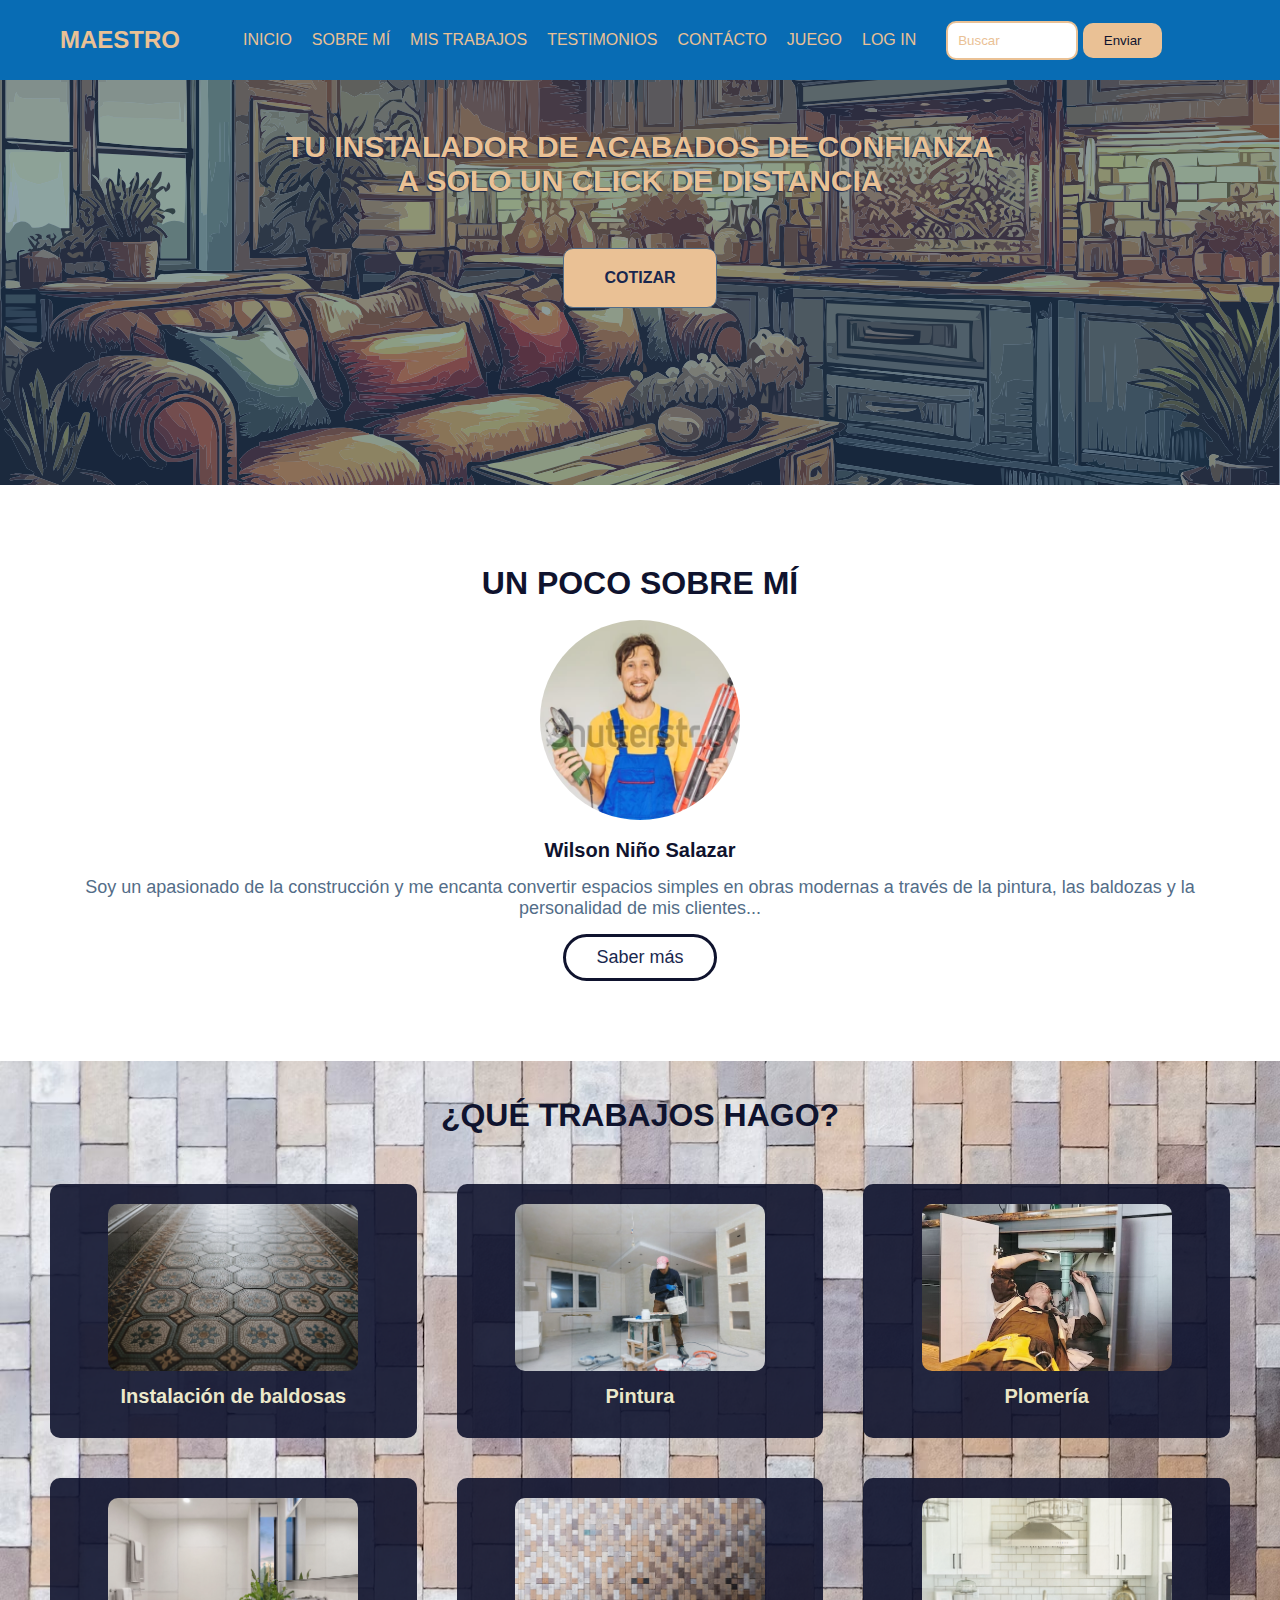
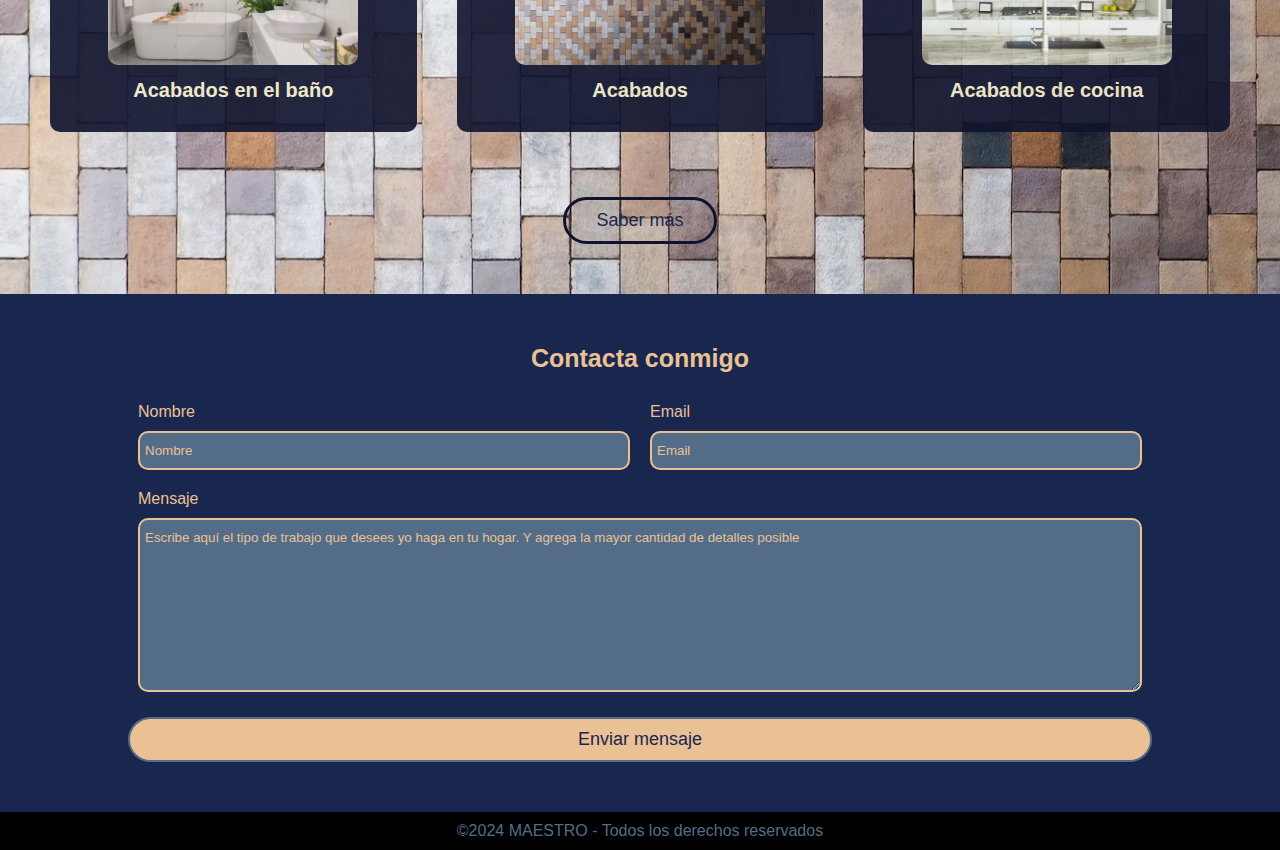
<file: index.html>
<!DOCTYPE html>
<html lang="en">
<head>
    <meta charset="UTF-8">
    <meta name="viewport" content="width=device-width, initial-scale=1.0">
    <title>Maestro</title>
    <link rel="stylesheet" href="style.css">
</head>
<body>
   
    <header>
        <h2 class="logo">MAESTRO</h2>
        <input type="checkbox" id="check">
        <label for="check" class="mostrar-menu">&#8801</label>
    
        <nav class="menu">
            <a href="./index.html">Inicio</a>
            <a href="./about.html">Sobre mí</a>
            <a href="./trabajos.html">Mis trabajos</a>
            <a href="./testimonios.html">Testimonios</a>
            <a href="./formulario.html">Contácto</a>
            <a href="./juego.html">Juego</a>
            <a href="./login.html">Log in</a>
            <form class="buscar" action="https://www.google.com/search" method="get">
                <!-- Input Busqueda-->
                <input class="caja" type="search" name="q" id="busqueda" placeholder="Buscar"><input class="lupa" type="submit" value="Enviar">
            </form>
            <label for="check" class="esconder-menu">
                &#215
            </label>
        </nav>
    </header>
    <section id="banner">
        <div class="contenido-banner">
            <h3><span>TU INSTALADOR DE ACABADOS</span> DE CONFIANZA <br> A SOLO UN CLICK DE DISTANCIA </h3>
            <a href="#" class="boton-empezar">COTIZAR</a>
        </div>
    </section>

    <section id="personas">
        <div>
            <h1>UN POCO SOBRE MÍ</h1>
            <br>
            <img class="instalador" src="./img/instalador2.png" alt="persona">
            <h4>Wilson Niño Salazar</h4>
            <p>Soy un apasionado de la construcción y me encanta convertir espacios simples en obras modernas a través de la pintura, las baldozas y la personalidad de mis clientes...</p>
            <a href="./about.html" class="boton-saber-mas">Saber más</a>
        </div>
    </section>

    <section id="iconos">
        <br>
        <br>
        <h1>¿QUÉ TRABAJOS HAGO?</h1>
        <div class="contenido-iconos">
            
            <div class="uno">
                <img src="./img/orden2.jpg" alt="baldosas">
                <h6>Instalación de baldosas</h6>
                
            </div>
            <div class="dos">
                <img src="./img/pintura.jpg" alt="sanitario">
                <h6>Pintura</h6>
                
            </div>
            <div class="tres">
                <img src="./img/plomeria.jpg" alt="baldosas">
                <h6>Plomería</h6>
                
            </div>
            <div class="cuatro">
                <img src="./img/baño.avif" alt="sanitario">
                <h6>Acabados en el baño</h6>
                
            </div>
            <div id="cinco">
                <img src="./img/orden.jpg" alt="">
                <h6>Acabados</h6>
                
            </div>
            <div id="seis">
                <img src="./img/cocina.jpg" alt="">
                <h6>Acabados de cocina</h6>
                
            </div>
        </div>
        <div class="boton-iconos">
            <a href="./trabajos.html" class="boton-saber-mas">Saber más</a>
        </div>
    </section>
    <section id="contacto">
        <h4>Contacta conmigo</h4>
        <form action="#">
            <div class="datos-form">
                <div class="nombre">
                    <label for="nombre">Nombre</label>
                    <input type="text" name="nombre" id="nombre" placeholder="Nombre">
                </div>
                <div class="email">
                    <label for="email">Email</label>
                    <input type="email" name="email" id="email" placeholder="Email">
                </div>
            </div>
            <div class="mensaje">
                <label for="mensaje">Mensaje</label>
                <textarea name="mensaje" id="mensaje" cols="30" rows="10" placeholder="Escribe aquí el tipo de trabajo que desees yo haga en tu hogar. Y agrega la mayor cantidad de detalles posible"></textarea>
            </div>
            <div class="boton-formulario">
                <a href="#" class="boton-saber-mas">Enviar mensaje</a>
            </div>
        </form>
    </section>

    <footer>
        <p>&copy2024 MAESTRO - Todos los derechos reservados</p>
    </footer>
</body>
</html>
</file>
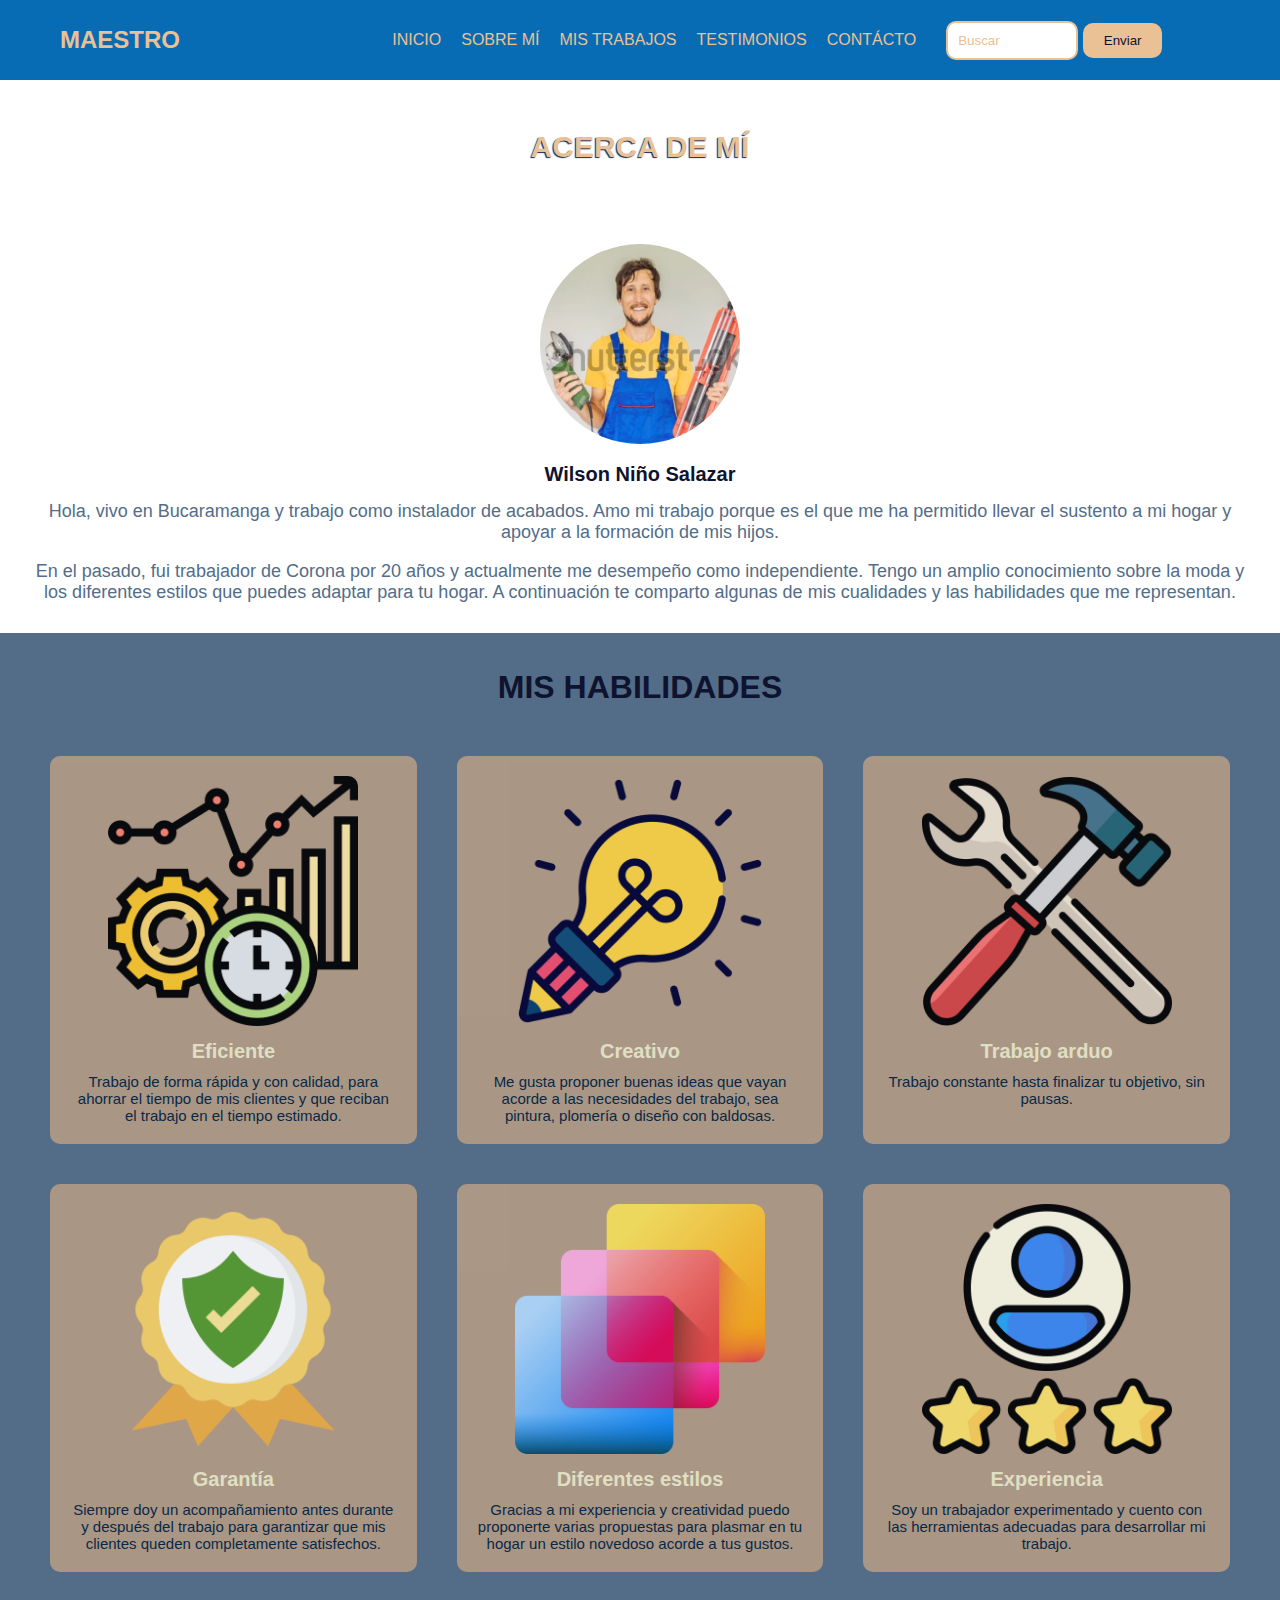
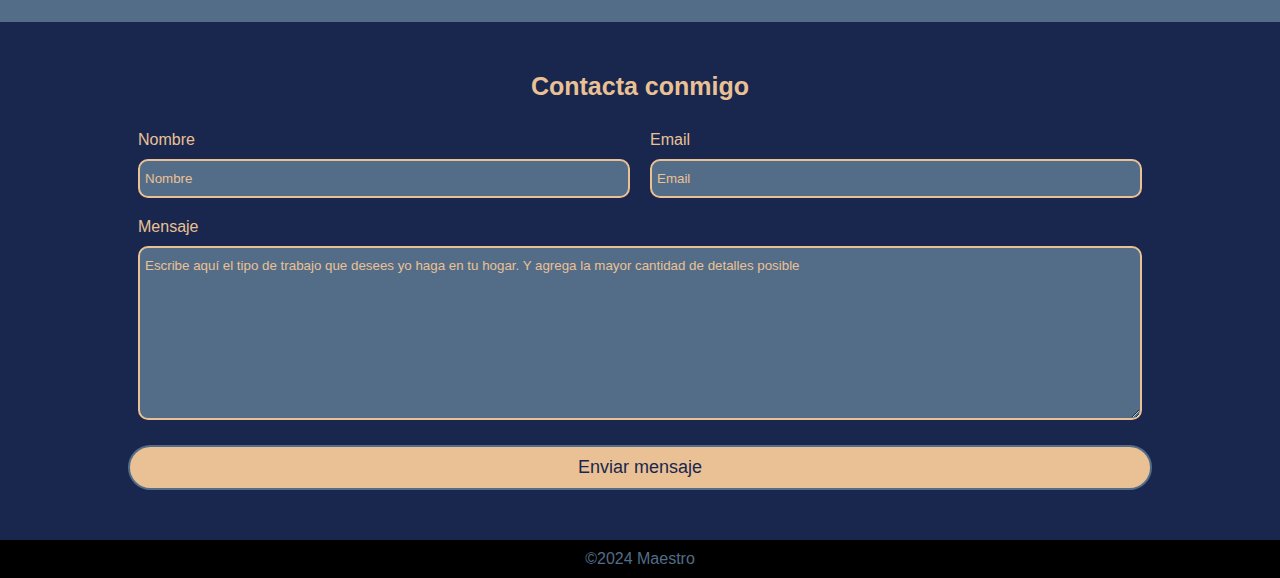
<file: about.html>
<!DOCTYPE html>
<html lang="en">
<head>
    <meta charset="UTF-8">
    <meta name="viewport" content="width=device-width, initial-scale=1.0">
    <title>Sobre mí</title>
    <link rel="stylesheet" href="style.css">
</head>
<body>

    <header>
        <h2 class="logo">MAESTRO</h2>
        <input type="checkbox" id="check">
        <label for="check" class="mostrar-menu">&#8801</label>
    
        <nav class="menu">
            <a href="./index.html">Inicio</a>
            <a href="./about.html">Sobre mí</a>
            <a href="./trabajos.html">Mis trabajos</a>
            <a href="./testimonios.html">Testimonios</a>
            <a href="./formulario.html">Contácto</a>
            <form class="buscar" action="https://www.google.com/search" method="get">
                <!-- Input Busqueda-->
                <input class="caja" type="search" name="q" id="busqueda" placeholder="Buscar"><input class="lupa" type="submit" value="Enviar">
            </form>
            <label for="check" class="esconder-menu">
                &#215
            </label>
        </nav>
    </header>
    <section >
        <div class="contenido-banner">
            <h3><span>ACERCA DE MÍ</span></h3>
        </div>
    </section>

    <section id="personas2">
        <div>
            <img class="instalador" src="./img/instalador2.png" alt="persona">
            <h4>Wilson Niño Salazar</h4>
            <p>Hola, vivo en Bucaramanga y trabajo como instalador de acabados. Amo mi trabajo porque es el que me ha permitido llevar el sustento a mi hogar y apoyar a la formación de mis hijos. </p>
            <br>
            <p>En el pasado, fui trabajador de Corona por 20 años y actualmente me desempeño como independiente. Tengo un amplio conocimiento sobre la moda y los diferentes estilos que puedes adaptar para tu hogar. A continuación te comparto algunas de mis cualidades y las habilidades que me representan.</p>
        </div>
    </section>

    <section id="iconos2">
        <br>
        <br>
        <h1>MIS HABILIDADES</h1>
        <div class="contenido-iconos">
            <div class="uno">
                <img src="./img/eficiente.png" alt="eficiente">
                <h6>Eficiente</h6>
                <p>Trabajo de forma rápida y con calidad, para ahorrar el tiempo de mis clientes y que reciban el trabajo en el tiempo estimado.</p>
            </div>
            <div class="dos">
                <img src="./img/creativo.png" alt="creativo">
                <h6>Creativo</h6>
                <p>Me gusta proponer buenas ideas que vayan acorde a las necesidades del trabajo, sea pintura, plomería o diseño con baldosas.</p>
            </div>
            <div class="tres">
                <img src="./img/trabajo.png" alt="baldosas">
                <h6>Trabajo arduo</h6>
                <p>Trabajo constante hasta finalizar tu objetivo, sin pausas.</p>
            </div>
            <div class="cuatro">
                <img src="./img/garantia.png" alt="sanitario">
                <h6>Garantía</h6>
                <p>Siempre doy un acompañamiento antes durante y después del trabajo para garantizar que mis clientes queden completamente satisfechos.</p>
            </div>
            <div id="cinco">
                <img src="./img/diseño.png" alt="diseño">
                <h6>Diferentes estilos</h6>
                <p>Gracias a mi experiencia y creatividad puedo proponerte varias propuestas para plasmar en tu hogar un estilo novedoso acorde a tus gustos.</p>
            </div>
            <div id="seis">
                <img src="./img/experiencia.png" alt="experiencia">
                <h6>Experiencia</h6>
                <p>Soy un trabajador experimentado y cuento con las herramientas adecuadas para desarrollar mi trabajo.</p>
            </div>
        </div>

    </section>
    <section id="contacto">
        <h4>Contacta conmigo</h4>
        <form action="#">
            <div class="datos-form">
                <div class="nombre">
                    <label for="nombre">Nombre</label>
                    <input type="text" name="nombre" id="nombre" placeholder="Nombre">
                </div>
                <div class="email">
                    <label for="email">Email</label>
                    <input type="email" name="email" id="email" placeholder="Email">
                </div>
            </div>
            <div class="mensaje">
                <label for="mensaje">Mensaje</label>
                <textarea name="mensaje" id="mensaje" cols="30" rows="10" placeholder="Escribe aquí el tipo de trabajo que desees yo haga en tu hogar. Y agrega la mayor cantidad de detalles posible"></textarea>
            </div>
            <div class="boton-formulario">
                <a href="#" class="boton-saber-mas">Enviar mensaje</a>
            </div>
        </form>
    </section>

    <footer>
        <p>&copy2024 Maestro</p>
    </footer>
</body>
</html>
</file>
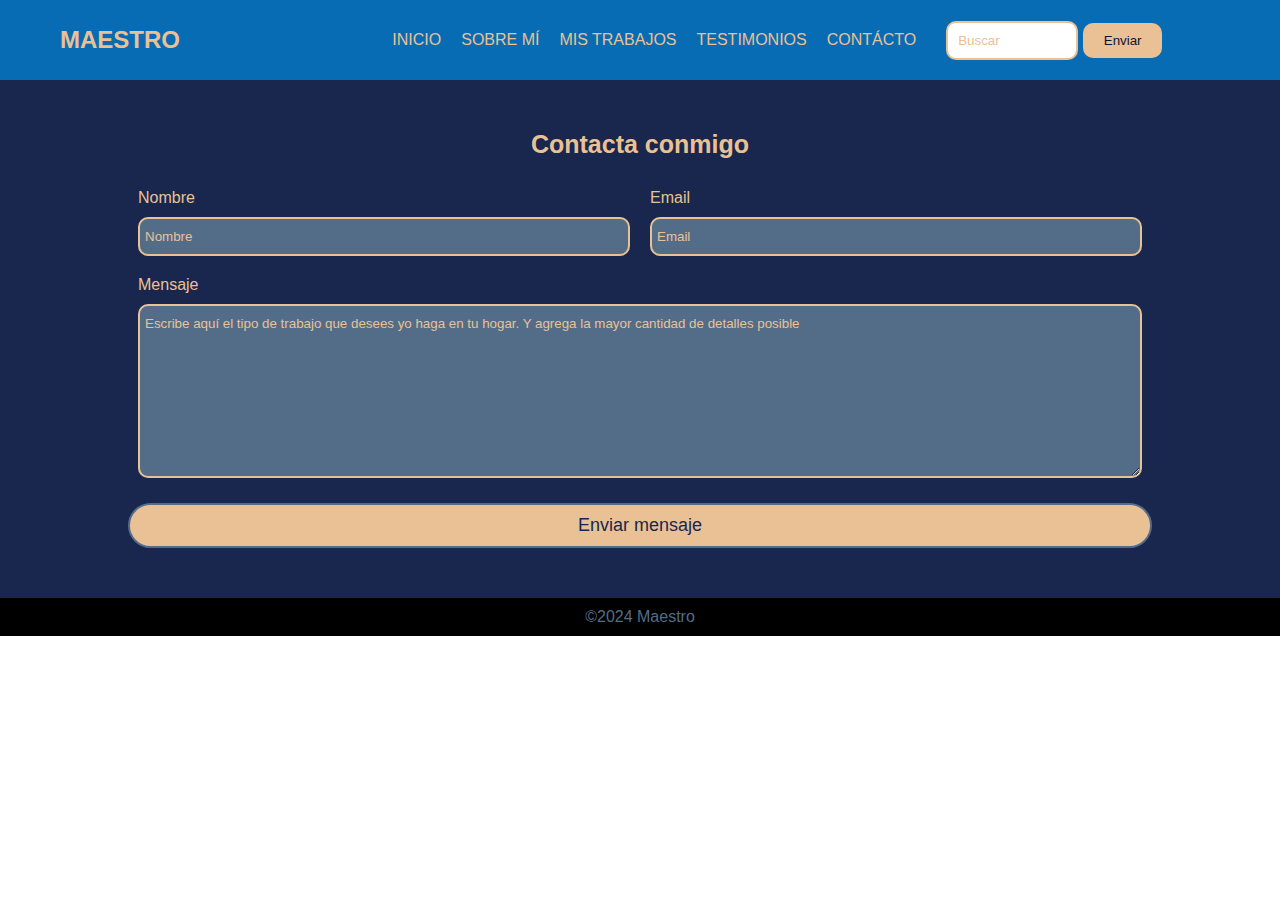
<file: formulario.html>
<!DOCTYPE html>
<html lang="en">
<head>
    <meta charset="UTF-8">
    <meta name="viewport" content="width=device-width, initial-scale=1.0">
    <title>Maestro</title>
    <link rel="stylesheet" href="style.css">
</head>
<body>
    
    <header>
        <h2 class="logo">MAESTRO</h2>
        <input type="checkbox" id="check">
        <label for="check" class="mostrar-menu">&#8801</label>
    
        <nav class="menu">
            <a href="./index.html">Inicio</a>
            <a href="./about.html">Sobre mí</a>
            <a href="./trabajos.html">Mis trabajos</a>
            <a href="./testimonios.html">Testimonios</a>
            <a href="./formulario.html">Contácto</a>
            <form class="buscar" action="https://www.google.com/search" method="get">
                <!-- Input Busqueda-->
                <input class="caja" type="search" name="q" id="busqueda" placeholder="Buscar"><input class="lupa" type="submit" value="Enviar">
            </form>
            <label for="check" class="esconder-menu">
                &#215
            </label>
        </nav>
    </header>
    
    <section id="contacto">
        <h4>Contacta conmigo</h4>
        <form action="#">
            <div class="datos-form">
                <div class="nombre">
                    <label for="nombre">Nombre</label>
                    <input type="text" name="nombre" id="nombre" placeholder="Nombre">
                </div>
                <div class="email">
                    <label for="email">Email</label>
                    <input type="email" name="email" id="email" placeholder="Email">
                </div>
            </div>
            <div class="mensaje">
                <label for="mensaje">Mensaje</label>
                <textarea name="mensaje" id="mensaje" cols="30" rows="10" placeholder="Escribe aquí el tipo de trabajo que desees yo haga en tu hogar. Y agrega la mayor cantidad de detalles posible"></textarea>
            </div>
            <div class="boton-formulario">
                <a href="#" class="boton-saber-mas">Enviar mensaje</a>
            </div>
        </form>
    </section>

    <footer>
        <p>&copy2024 Maestro</p>
    </footer>
</body>
</html>
</file>
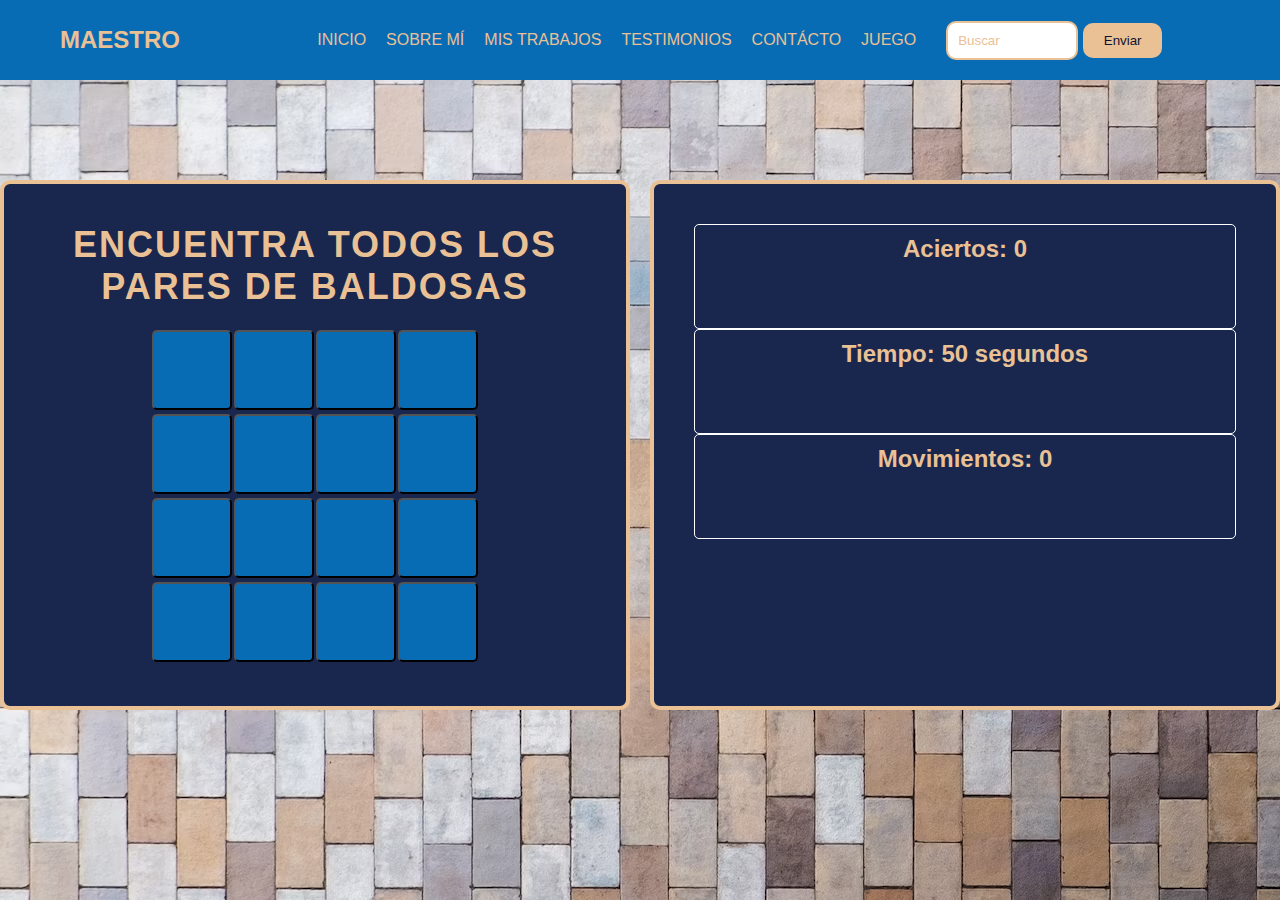
<file: juego.html>
<!DOCTYPE html>
<html lang="en">
<head>
    <meta charset="UTF-8">
    <meta name="viewport" content="width=device-width, initial-scale=1.0">
    <title>Juego baldosas</title>
    <link rel="stylesheet" href="style.css">
    <script src="./views/juego.js" type="module" defer></script>
    <style>
        /* VARIABLES DE COLORES  */
        :root {
            --primer-color:#eac195;
            --segundo-color:#b49b85;
            --tercer-color:#536d88;
            --cuarto-color:#19274e;
            --quinto-color:#0f132e;
            --main-color:#086cb4;
        }

        body {
            background-color: var(--segundo-color);
            background-image: url(./img/orden.avif);
            color: var(--primer-color);
            margin: 0;
            font-family: "PixelFont", sans-serif;
        }
        main {
            max-width: fit-content;
            margin: 100px auto 50px;
            display: grid;
            grid-template-columns: 1fr 1fr;
            gap: 20px;

        }

        .seccion1,
        .seccion2 {
            background-color: var(--cuarto-color);
            background-size: cover;
            border: 4px solid var(--primer-color);
            padding: 40px;
            border-radius: 10px;
            text-align: center;
        }

        h1 {
            font-size: 36px;
            text-transform: uppercase;
            letter-spacing: 2px;
            margin-bottom: 20px;
            color: var(--primer-color);
        }

        button {
            background: var(--main-color);
            height: 80px;
            width: 80px;
            border-radius: 5px;
            font-size: 40px;
            color:black;
            font-weight: bold;
        }

        button:hover {
            cursor: pointer;
            box-shadow: 0 0 10px rgba(30, 253, 249, .7);
            transform: scale(1.1);
        }

        .estadisticas {
            border: 1px solid #fff;
            height: 105px;
            border-radius: 5px;
            padding: 10px 30px;
            box-sizing: border-box; /* la info queda dentro de la caja */

        }

        img {
            width: 80%;
        }

        @media screen and (max-width: 850px) {
            main {
                grid-template-columns: 1fr;
            }

            table {
                margin: 0 auto;
            }
            button {
                width: 70px;
                height: 70px;
            }
            h1 {
                font-size: 15px;
            }
            .seccion1, .seccion2 {
                padding: 20px;
            }
        }
    </style>
</head>
<body>
    <header>
        <h2 class="logo">MAESTRO</h2>
        <input type="checkbox" id="check">
        <label for="check" class="mostrar-menu">&#8801</label>
    
        <nav class="menu">
            <a href="./index.html">Inicio</a>
            <a href="./about.html">Sobre mí</a>
            <a href="./trabajos.html">Mis trabajos</a>
            <a href="./testimonios.html">Testimonios</a>
            <a href="./formulario.html">Contácto</a>
            <a href="./juego.html">Juego</a>
            <form class="buscar" action="https://www.google.com/search" method="get">
                <!-- Input Busqueda-->
                <input class="caja" type="search" name="q" id="busqueda" placeholder="Buscar"><input class="lupa" type="submit" value="Enviar">
            </form>
            <label for="check" class="esconder-menu">
                &#215
            </label>
        </nav>
    </header>
    <main>
        <section class="seccion1">
            <h1>Encuentra todos los pares de baldosas</h1>
            <table id="juego">
                <tr>
                    <td><button id="0" onclick="destapar(0)"></button></td>
                    <td><button id="1" onclick="destapar(1)"></button></td>
                    <td><button id="2" onclick="destapar(2)"></button></td>
                    <td><button id="3" onclick="destapar(3)"></button></td>
                </tr>
                <tr>
                    <td><button id="4" onclick="destapar(4)"></button></td>
                    <td><button id="5" onclick="destapar(5)"></button></td>
                    <td><button id="6" onclick="destapar(6)"></button></td>
                    <td><button id="7" onclick="destapar(7)"></button></td>
                </tr>
                <tr>
                    <td><button id="8" onclick="destapar(8)"></button></td>
                    <td><button id="9" onclick="destapar(9)"></button></td>
                    <td><button id="10" onclick="destapar(10)"></button></td>
                    <td><button id="11" onclick="destapar(11)"></button></td>
                </tr>
                <tr>
                    <td><button id="12" onclick="destapar(12)"></button></td>
                    <td><button id="13" onclick="destapar(13)"></button></td>
                    <td><button id="14" onclick="destapar(14)"></button></td>
                    <td><button id="15" onclick="destapar(15)"></button></td>
                </tr>
            </table>
        </section>
        <section class="seccion2">
            <h2 id="aciertos" class="estadisticas">Aciertos: 0</h2>
            <h2 id="t-restante" class="estadisticas">Tiempo: 50 segundos</h2>
            <h2 id="movimientos" class="estadisticas">Movimientos: 0</h2>
        </section>
    </main>

    <script>
        let tarjetasDestapadas = 0;
        let tarjeta1 = null;
        let tarjeta2 = null;
        let primerResultado = null;
        let segundoResultado = null;
        let movimientos = 0;
        let aciertos = 0;
        let temporizador = false;
        let timer = 50;
        const timerInicial = 50;
        let tiempoRegresivoId = null;

        let winAudio = new Audio('./sounds/win.wav');
        let clickAudio = new Audio('./sounds/click.wav'); 
        let loseAudio = new Audio('./sounds/lose.wav');
        let rightAudio = new Audio('./sounds/right.wav');
        let wrongAudio = new Audio('./sounds/wrong.wav');

        let mostrarMovimientos = document.getElementById("movimientos");

        let mostrarAciertos = document.getElementById("aciertos");

        let mostrarTiempo = document.getElementById("t-restante");

        let numeros = [1,1,2,2,3,3,4,4,5,5,6,6,7,7,8,8];
        numeros = numeros.sort(() => {return Math.random() -0.5});

        function contarTiempo() {
            //
            tiempoRegresivoId = setInterval(() => {
                timer--;
                mostrarTiempo.innerHTML = `tiempo: ${timer} segundos`;
                if (timer == 0) {
                    clearInterval(tiempoRegresivoId);
                    bloquearTarjetas();
                    loseAudio.play();
                }
            },1000);
        }

        function bloquearTarjetas() {
            for (let i = 0; i <= 15; i++) {
                let tarjetaBloqueada = document.getElementById(i)
                tarjetaBloqueada.innerHTML = `<img src="./img/img/b${numeros[i]}.png" alt="img${numeros[i]}">`;
                tarjetaBloqueada.disabled = true;
            }
        }

        //función principal

        function destapar(id) {
            if(temporizador == false) {
                contarTiempo();
                temporizador = true;
            }
            tarjetasDestapadas++;
            if(tarjetasDestapadas == 1) {
                tarjeta1 = document.getElementById(id);
                primerResultado = numeros[id];
                tarjeta1.innerHTML = `<img src="./img/img/b${primerResultado}.png">`;
                clickAudio.play();
                tarjeta1.disabled = true;

            } else if (tarjetasDestapadas == 2) {
                tarjeta2 = document.getElementById(id);
                segundoResultado = numeros[id];
                tarjeta2.innerHTML = `<img src="./img/img/b${segundoResultado}.png">`;
                clickAudio.play()
                tarjeta2.disabled = true;
                movimientos++;
                mostrarMovimientos.innerHTML = `Movimientos: ${movimientos}`;
                if ( primerResultado == segundoResultado ) {
                    tarjetasDestapadas = 0;
                    rightAudio.play();
                    aciertos++;
                    mostrarAciertos.innerHTML = `Aciertos: ${aciertos}`;

                    if (aciertos == 8) {
                        clearInterval(tiempoRegresivoId);
                        mostrarAciertos.innerHTML = `Aciertos: ${aciertos}`;
                        mostrarMovimientos.innerHTML = `Movimientos: ${movimientos}`;
                        let tiempoTotal = timerInicial - timer
                        mostrarTiempo.innerHTML = `Fantástico te tomó: ${tiempoTotal} segundos`
                        winAudio.play();
                    }
                } else {
                    setTimeout(() => {
                        tarjeta1.innerHTML = '';
                        tarjeta2.innerHTML = '';
                        tarjeta1.disabled = false;
                        tarjeta2.disabled = false;
                        tarjetasDestapadas = 0;
                        wrongAudio.play();
                    }, 700);
                }
            }

        }

    </script>
</body>
</html>
</file>
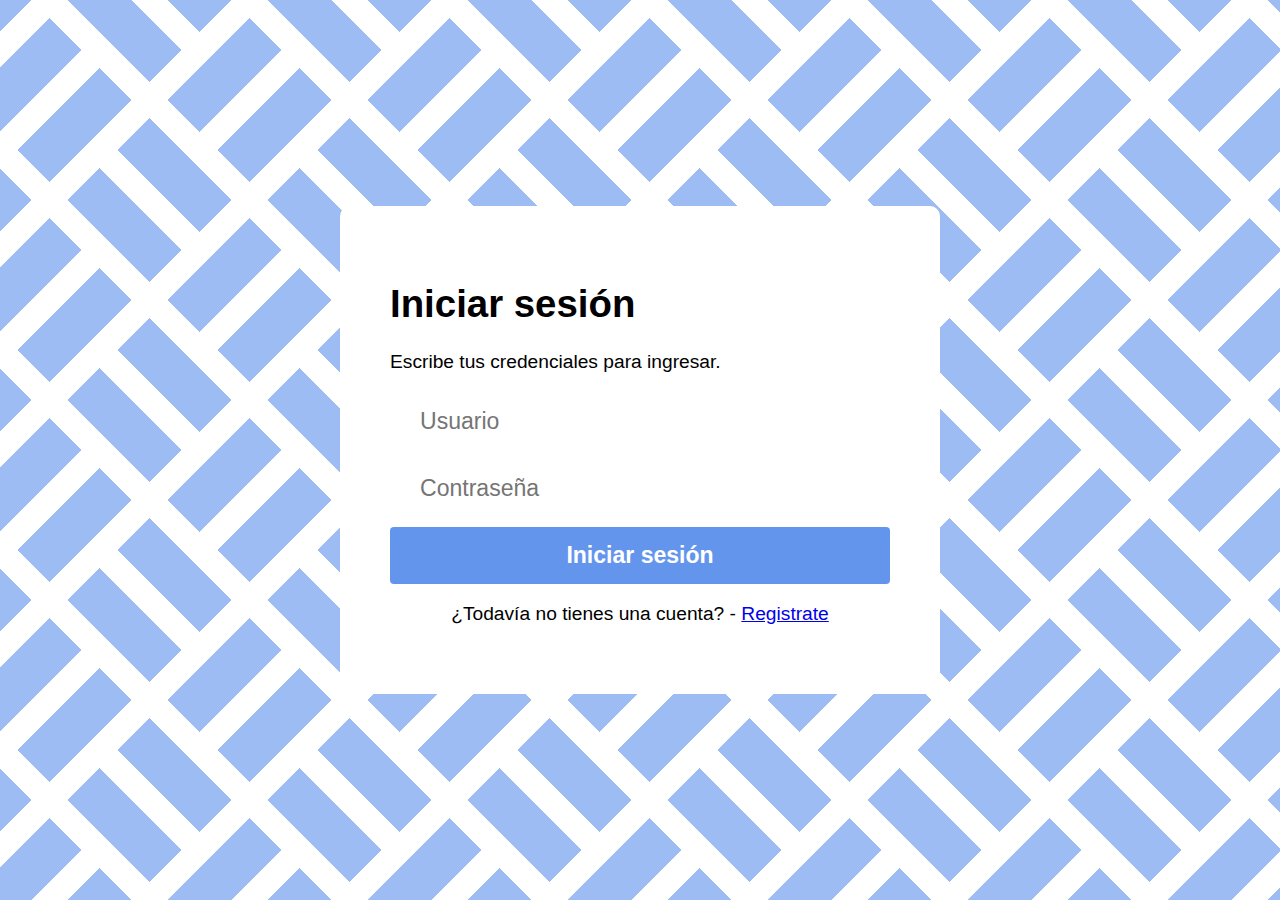
<file: login.html>
<!DOCTYPE html>
<html lang="en">
<head>
  <meta charset="UTF-8">
  <meta name="viewport" content="width=device-width, initial-scale=1.0">
  <title>Iniciar sesión</title>
  <link rel="stylesheet" href="style-login-register.css">
  <script src="./views/login.js" type="module" defer></script>
</head>
<body>
  <main>
    <div class="form-container">
      <h1>Iniciar sesión</h1>
      <p>Escribe tus credenciales para ingresar.</p>
      <form id="login-form">
        <label for="user" class="sr-only">User</label>
        <input type="text" name="user" id="user" placeholder="Usuario">
        <label for="password" class="sr-only">Password</label>
        <input type="password" name="password" id="password" placeholder="Contraseña">
        <button type="submit" value="Ingresar">Iniciar sesión</button>
        <p class="error escondido">Error al iniciar sesión</p>
      </form>
      <p>¿Todavía no tienes una cuenta? - <a href="./register.html">Registrate</a></p>
    </div>
  </main>
</body>
</html>
</file>
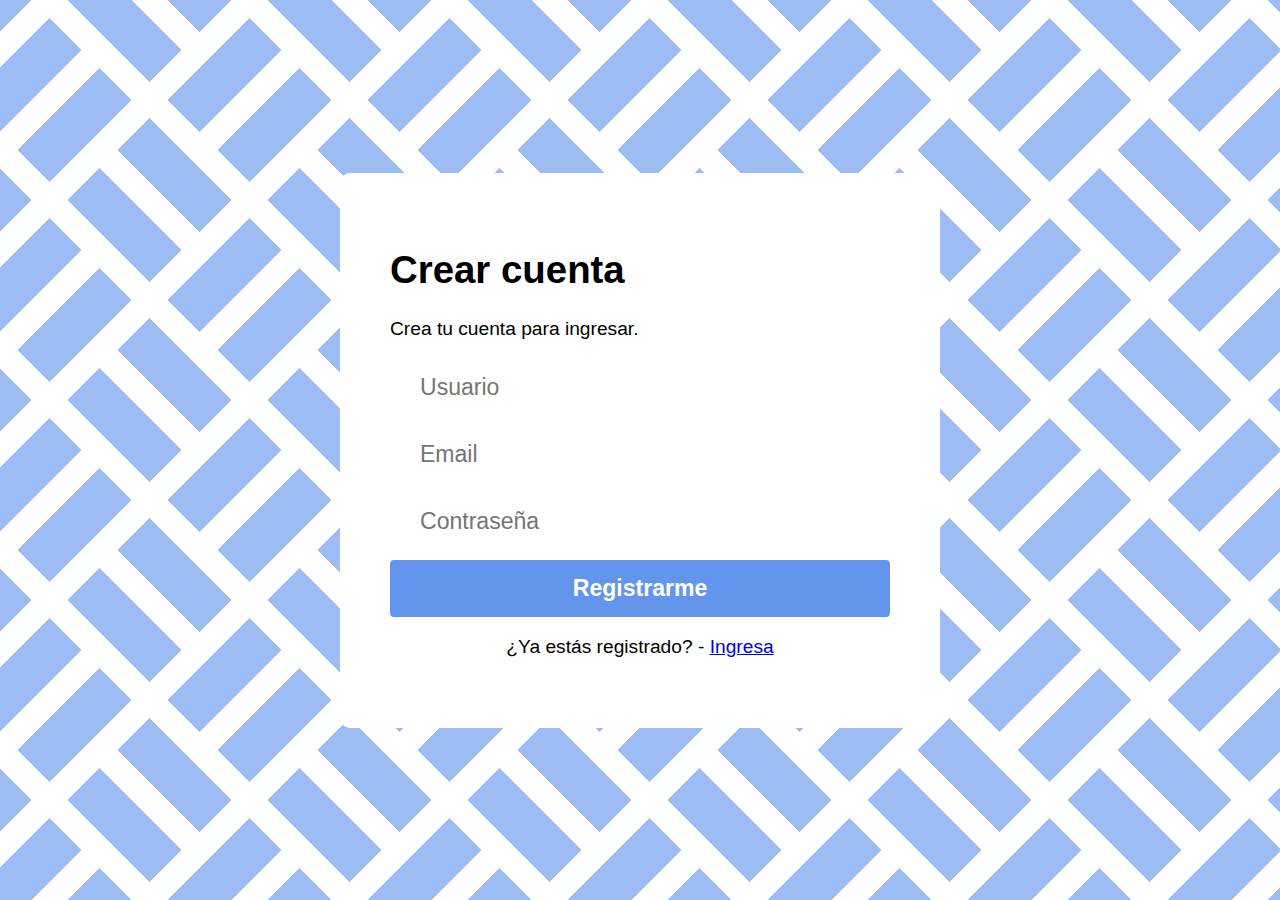
<file: register.html>
<!DOCTYPE html>
<html lang="en">
<head>
  <meta charset="UTF-8">
  <meta name="viewport" content="width=device-width, initial-scale=1.0">
  <title>Registro</title>
  <link rel="stylesheet" href="style-login-register.css">
  <script src="./views/login.js" type="module" defer></script>
</head>
<body>
  <main>
    <div class="form-container">
      <h1>Crear cuenta</h1>
      <p>Crea tu cuenta para ingresar.</p>
      <form id="register-form">
        <label for="user" class="sr-only">User</label>
        <input type="text" name="user" id="user" placeholder="Usuario">
        <label for="email" class="sr-only">Email</label>
        <input type="email" name="email" id="email" placeholder="Email">
        <label for="password" class="sr-only">Password</label>
        <input type="password" name="password" id="password" placeholder="Contraseña">
        <button type="submit" value="Registrar">Registrarme</button>
        <p class="error escondido">Error al registrarse</p>
      </form>
      <p>¿Ya estás registrado? - <a href="./login.html">Ingresa</a></p>
    </div>
  </main>
</body>
</html>
</file>
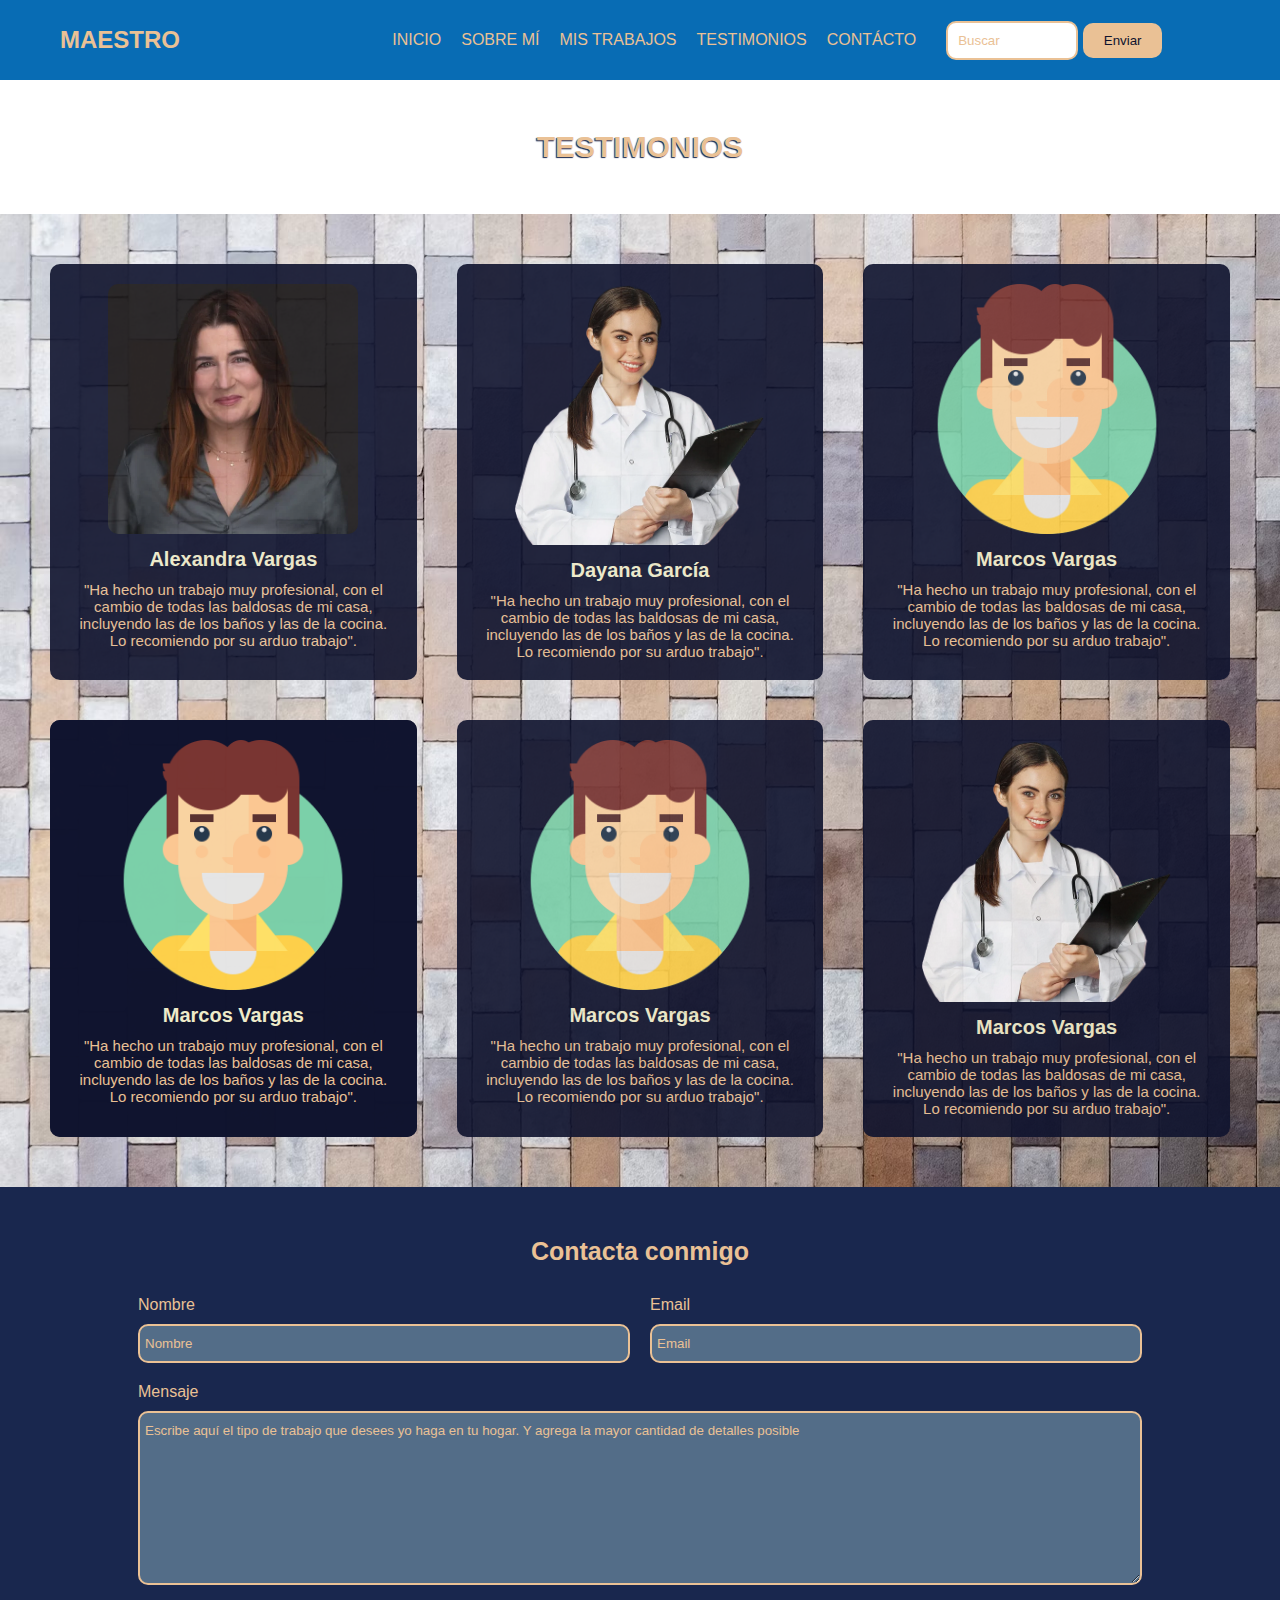
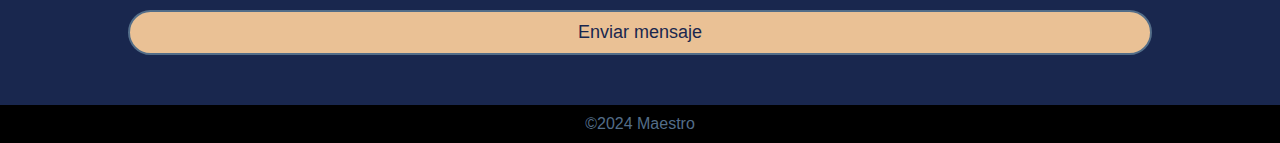
<file: testimonios.html>
<!DOCTYPE html>
<html lang="en">
<head>
    <meta charset="UTF-8">
    <meta name="viewport" content="width=device-width, initial-scale=1.0">
    <title>Maestro</title>
    <link rel="stylesheet" href="style.css">
</head>
<body>
    
    <header>
        <h2 class="logo">MAESTRO</h2>
        <input type="checkbox" id="check">
        <label for="check" class="mostrar-menu">&#8801</label>
    
        <nav class="menu">
            <a href="./index.html">Inicio</a>
            <a href="./about.html">Sobre mí</a>
            <a href="./trabajos.html">Mis trabajos</a>
            <a href="./testimonios.html">Testimonios</a>
            <a href="./formulario.html">Contácto</a>
            <form class="buscar" action="https://www.google.com/search" method="get">
                <!-- Input Busqueda-->
                <input class="caja" type="search" name="q" id="busqueda" placeholder="Buscar"><input class="lupa" type="submit" value="Enviar">
            </form>
            <label for="check" class="esconder-menu">
                &#215
            </label>
        </nav>
    </header>
    <section >
        <div class="contenido-banner">
            <h3><span>TESTIMONIOS</span></h3>
        </div>
    </section>

    <section id="iconos">
        <div class="contenido-iconos">
            <div class="uno">
                <img src="./img/alexandra.webp" alt="baldosas">
                <h6>Alexandra Vargas</h6>
                <p>"Ha hecho un trabajo muy profesional, con el cambio de todas las baldosas de mi casa, incluyendo las de los baños y las de la cocina. Lo recomiendo por su arduo trabajo".</p>
            </div>
            <div class="dos">
                <img src="./img/mujer.webp" alt="baldosas">
                <h6>Dayana García</h6>
                <p>"Ha hecho un trabajo muy profesional, con el cambio de todas las baldosas de mi casa, incluyendo las de los baños y las de la cocina. Lo recomiendo por su arduo trabajo".</p>
            </div>
            <div class="tres">
                <img src="./img/persona.png" alt="baldosas">
                <h6>Marcos Vargas</h6>
                <p>"Ha hecho un trabajo muy profesional, con el cambio de todas las baldosas de mi casa, incluyendo las de los baños y las de la cocina. Lo recomiendo por su arduo trabajo".</p>
            </div>
            <div class="cuatro">
                <img src="./img/persona.png" alt="baldosas">
                <h6>Marcos Vargas</h6>
                <p>"Ha hecho un trabajo muy profesional, con el cambio de todas las baldosas de mi casa, incluyendo las de los baños y las de la cocina. Lo recomiendo por su arduo trabajo".</p>
            </div>
            <div class="cinco">
                <img src="./img/persona.png" alt="baldosas">
                <h6>Marcos Vargas</h6>
                <p>"Ha hecho un trabajo muy profesional, con el cambio de todas las baldosas de mi casa, incluyendo las de los baños y las de la cocina. Lo recomiendo por su arduo trabajo".</p>
            </div>
            <div class="seis">
                <img src="./img/mujer.webp" alt="baldosas">
                <h6>Marcos Vargas</h6>
                <p>"Ha hecho un trabajo muy profesional, con el cambio de todas las baldosas de mi casa, incluyendo las de los baños y las de la cocina. Lo recomiendo por su arduo trabajo".</p>
            </div>
            <div class="cuatro">
                <img src="./img/persona.png" alt="baldosas">
                <h6>Marcos Vargas</h6>
                <p>"Ha hecho un trabajo muy profesional, con el cambio de todas las baldosas de mi casa, incluyendo las de los baños y las de la cocina. Lo recomiendo por su arduo trabajo".</p>
            </div>
        </div>
        
    </section>
    <section id="contacto">
        <h4>Contacta conmigo</h4>
        <form action="#">
            <div class="datos-form">
                <div class="nombre">
                    <label for="nombre">Nombre</label>
                    <input type="text" name="nombre" id="nombre" placeholder="Nombre">
                </div>
                <div class="email">
                    <label for="email">Email</label>
                    <input type="email" name="email" id="email" placeholder="Email">
                </div>
            </div>
            <div class="mensaje">
                <label for="mensaje">Mensaje</label>
                <textarea name="mensaje" id="mensaje" cols="30" rows="10" placeholder="Escribe aquí el tipo de trabajo que desees yo haga en tu hogar. Y agrega la mayor cantidad de detalles posible"></textarea>
            </div>
            <div class="boton-formulario">
                <a href="#" class="boton-saber-mas">Enviar mensaje</a>
            </div>
        </form>
    </section>

    <footer>
        <p>&copy2024 Maestro</p>
    </footer>
</body>
</html>
</file>
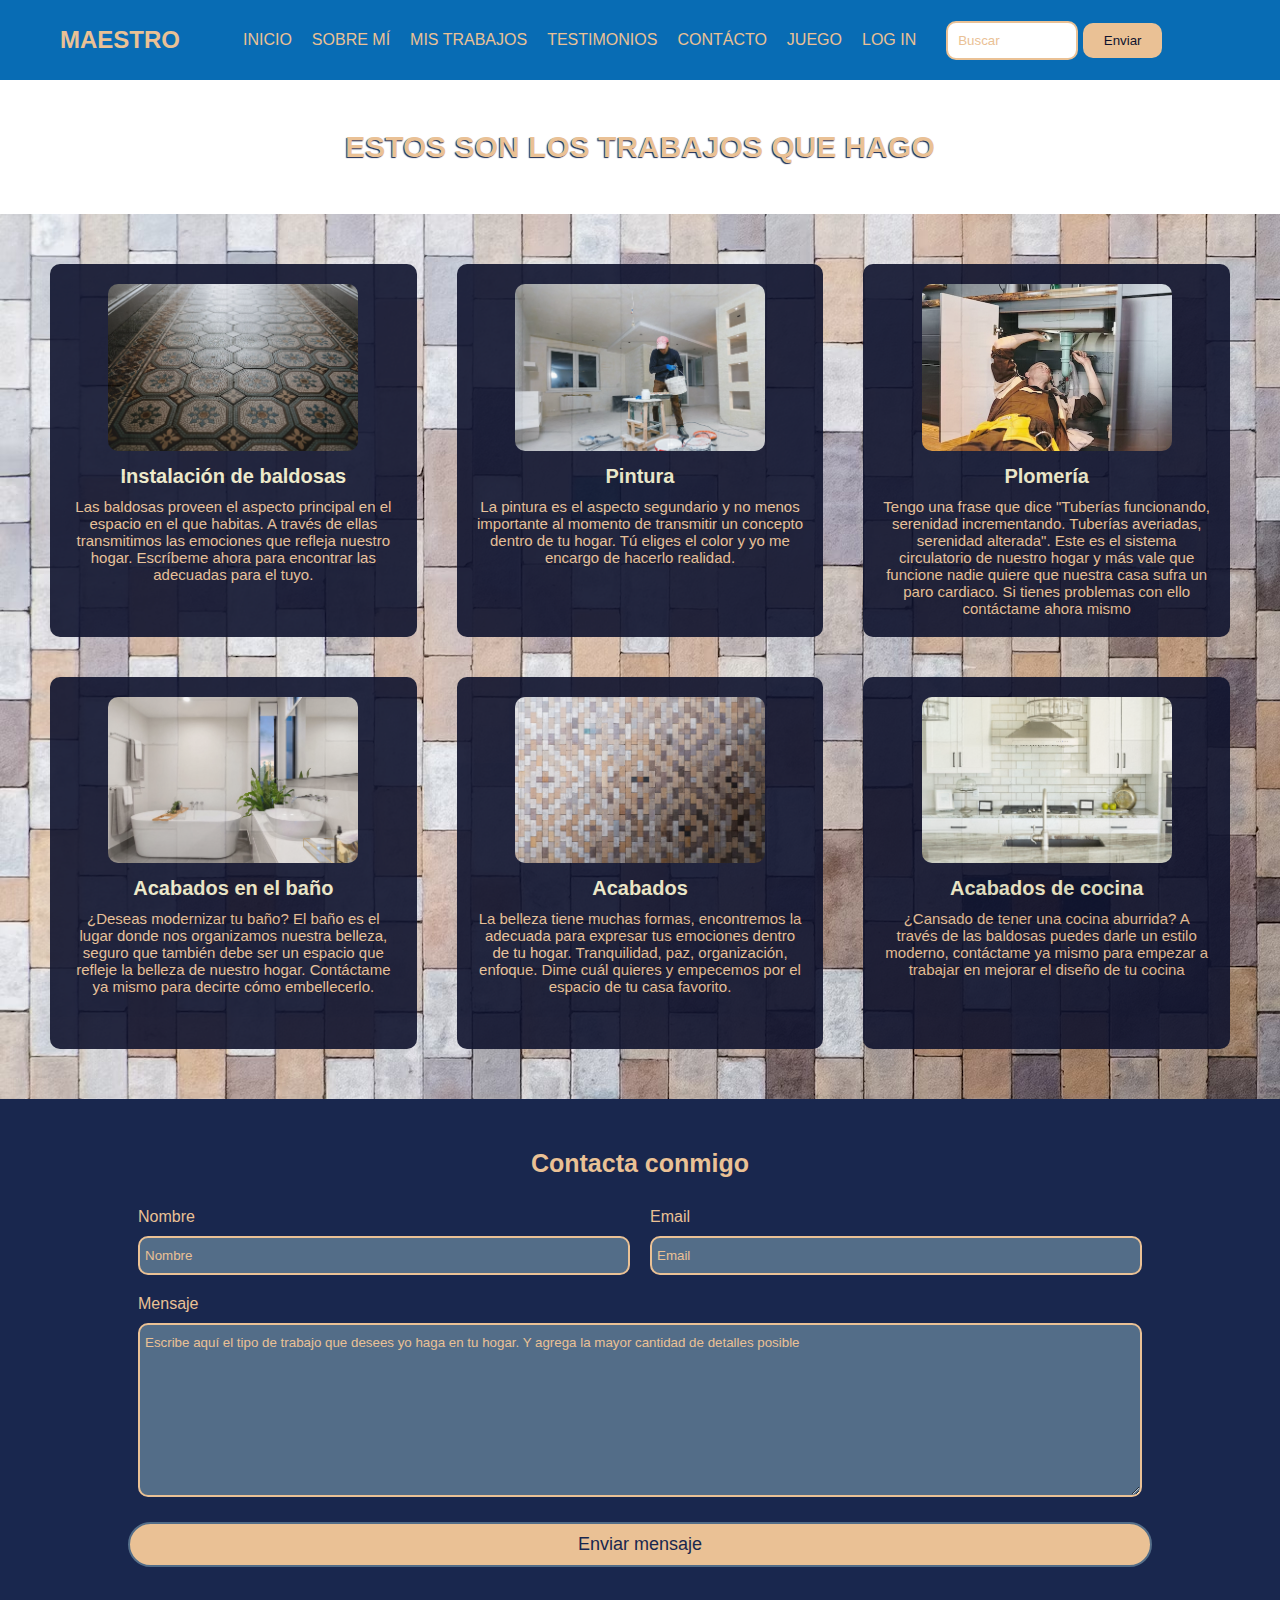
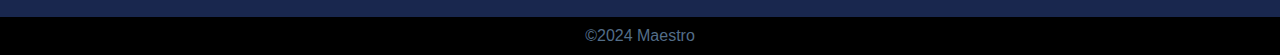
<file: trabajos.html>
<!DOCTYPE html>
<html lang="en">
<head>
    <meta charset="UTF-8">
    <meta name="viewport" content="width=device-width, initial-scale=1.0">
    <title>Maestro</title>
    <link rel="stylesheet" href="style.css">
</head>
<body>
    
    <header>
        <h2 class="logo">MAESTRO</h2>
        <input type="checkbox" id="check">
        <label for="check" class="mostrar-menu">&#8801</label>
    
        <nav class="menu">
            <a href="./index.html">Inicio</a>
            <a href="./about.html">Sobre mí</a>
            <a href="./trabajos.html">Mis trabajos</a>
            <a href="./testimonios.html">Testimonios</a>
            <a href="./formulario.html">Contácto</a>
            <a href="./juego.html">Juego</a>
            <a href="./login.html">Log in</a>
            <form class="buscar" action="https://www.google.com/search" method="get">
                <!-- Input Busqueda-->
                <input class="caja" type="search" name="q" id="busqueda" placeholder="Buscar"><input class="lupa" type="submit" value="Enviar">
            </form>
            <label for="check" class="esconder-menu">
                &#215
            </label>
        </nav>
    </header>
    <section >
        <div class="contenido-banner">
            <h3><span>ESTOS SON LOS TRABAJOS QUE HAGO</span></h3>
        </div>
    </section>

    <section id="iconos">
        <div class="contenido-iconos">
            <div class="uno">
                <img src="./img/orden2.jpg" alt="baldosas">
                <h6>Instalación de baldosas</h6>
                <p>Las baldosas proveen el aspecto principal en el espacio en el que habitas. A través de ellas transmitimos las emociones que refleja nuestro hogar. Escríbeme ahora para encontrar las adecuadas para el tuyo.</p>
            </div>
            <div class="dos">
                <img src="./img/pintura.jpg" alt="sanitario">
                <h6>Pintura</h6>
                <p>La pintura es el aspecto segundario y no menos importante al momento de transmitir un concepto dentro de tu hogar. Tú eliges el color y yo me encargo de hacerlo realidad.</p>
            </div>
            <div class="tres">
                <img src="./img/plomeria.jpg" alt="baldosas">
                <h6>Plomería</h6>
                <p>Tengo una frase que dice "Tuberías funcionando, serenidad incrementando. Tuberías averiadas, serenidad alterada". Este es el sistema circulatorio de nuestro hogar y más vale que funcione nadie quiere que nuestra casa sufra un paro cardiaco. Si tienes problemas con ello contáctame ahora mismo</p>
            </div>
            <div class="cuatro">
                <img src="./img/baño.jpg" alt="sanitario">
                <h6>Acabados en el baño</h6>
                <p>¿Deseas modernizar tu baño? El baño es el lugar donde nos organizamos nuestra belleza, seguro que también debe ser un espacio que refleje la belleza de nuestro hogar. Contáctame ya mismo para decirte cómo embellecerlo.</p>
            </div>
            <div id="cinco">
                <img src="./img/orden.jpg" alt="">
                <h6>Acabados</h6>
                <p>La belleza tiene muchas formas, encontremos la adecuada para expresar tus emociones dentro de tu hogar. Tranquilidad, paz, organización, enfoque. Dime cuál quieres y empecemos por el espacio de tu casa favorito.</p>
            </div>
            <div id="seis">
                <img src="./img/cocina.jpg" alt="">
                <h6>Acabados de cocina</h6>
                <p>¿Cansado de tener una cocina aburrida? A través de las baldosas puedes darle un estilo moderno, contáctame ya mismo para empezar a trabajar en mejorar el diseño de tu cocina</p>
            </div>
        </div>
        
    </section>
    <section id="contacto">
        <h4>Contacta conmigo</h4>
        <form action="#">
            <div class="datos-form">
                <div class="nombre">
                    <label for="nombre">Nombre</label>
                    <input type="text" name="nombre" id="nombre" placeholder="Nombre">
                </div>
                <div class="email">
                    <label for="email">Email</label>
                    <input type="email" name="email" id="email" placeholder="Email">
                </div>
            </div>
            <div class="mensaje">
                <label for="mensaje">Mensaje</label>
                <textarea name="mensaje" id="mensaje" cols="30" rows="10" placeholder="Escribe aquí el tipo de trabajo que desees yo haga en tu hogar. Y agrega la mayor cantidad de detalles posible"></textarea>
            </div>
            <div class="boton-formulario">
                <a href="#" class="boton-saber-mas">Enviar mensaje</a>
            </div>
        </form>
    </section>

    <footer>
        <p>&copy2024 Maestro</p>
    </footer>
</body>
</html>
</file>
<file: style-login-register.css>
html {
    /* Sacado de https://css-pattern.com/ */
    --s: 200px; /* control the size */
    --c: #fff; /* first color */
    
    --_g: #0000 8%,var(--c) 0 17%,#0000 0 58%;
    background: 
      linear-gradient(135deg,#0000 20.5%,var(--c) 0 29.5%,#0000 0) 0 calc(var(--s)/4),
      linear-gradient( 45deg,var(--_g)) calc(var(--s)/2) 0,
      linear-gradient(135deg,var(--_g),var(--c) 0 67%,#0000 0),        
      linear-gradient( 45deg,var(--_g),var(--c) 0 67%,#0000 0 83%,var(--c) 0 92%,#0000 0),
      #6494eda0; /* second color */
    background-size: var(--s) var(--s);
  }
  
  body{
    margin: 0;
    font-family: 'Segoe UI', Tahoma, Geneva, Verdana, sans-serif;
    display: flex;
    justify-content: center;
    align-items: center;
    min-height: 100svh;
    font-size: larger;
  }
  
  .form-container{
    width: 500px;
    background-color: white;
    border-radius: 10px;
    padding: 50px
  }
  
  
  form{
    display: flex;
    flex-direction: column;
    gap: 10px;
  }
  
  form+p, form p {
    text-align: center;
  }
  
  input, button{
    border-radius: 4px;
    border: unset;
    padding: 15px 30px;
    font-size: larger;
  }
  
  button{
    background-color: #6495ed;
    color: white;
    font-weight: bold;
    cursor: pointer;
  }
  
  .error{
    color: rgb(255, 81, 81);
  }
  
  .escondido{
    display: none;
  }
  
  .sr-only{
    position:absolute;
    left:-10000px;
    top:auto;
    width:1px;
    height:1px;
    overflow:hidden;
  }

  @media (min-width:470px) and (max-width:630px) {
    .form-container {
        width: 350px !important;
    }
  }

  @media (min-width:270px) and (max-width:470px) {
    .form-container {
        width: 200px !important;
    }
  }
</file>
<file: style.css>
/* RESET  */
* {
    margin: 0;
    padding: 0;
    box-sizing: border-box;
    font-family: Verdana, Geneva, Tahoma, sans-serif;
}
h1 {
    color:var(--quinto-color)
}

/* VARIABLES DE COLORES  */
:root {
    --primer-color:#eac195;
    --segundo-color:#b49b85;
    --tercer-color:#536d88;
    --cuarto-color:#19274e;
    --quinto-color:#0f132e;
    --main-color:#086cb4;
}

/* ESTILOS BUSCADOR */

/* Estilos juego seccion */
#juego {
    margin: 0 auto;
}

.caja {
    width: 50%; 
    box-sizing: border-box;
    padding: 10px;
    margin-right: 5px; 
    background: white;

    
}

.lupa {
    width: 30%; 
    box-sizing: border-box;
    padding: 10px;
    background-color: #eac195; 
    color: var(--quinto-color);
    border: none;
    cursor: pointer;
}

/*
.buscar {
    display: flex;
    background: #086cb4;
    
}
.buscar .lupa {
    display: flex;
    flex-grow: 1;    
}
.buscar .caja {
    background: #FFF;
    display: flex;
    flex-grow: 2;
}
*/

/* HEADER */
header {
    height: 80px;
    background: #086cb4;
    padding: 0 50px;
    color: var(--primer-color);
    display: flex;
    justify-content: space-between;
    align-items: center;
}
.logo {
    text-transform: uppercase;
    color: var(--primer-color);
    text-decoration: none;
    padding: 0 10px;
    transition: 0.4s;
}
.menu {
    display:flex;
    align-items: center;
}

.menu a {
    color: var(--primer-color);
    text-transform: uppercase;
    text-decoration: none;
    padding: 0 10px;
    transition: 0.4s;
    text-align: center;
}
.menu form {
    padding: 20px;
}



.mostrar-menu,
.esconder-menu {
    font-size: 30px;
    cursor: pointer;
    display:none;
    transition: 0.4s;
}

.mostrar-menu {
    order:1;
}
.menu a:hover,
.esconder-menu:hover {
    color: var(--quinto-color);
}
.mostrar-menu:hover {
    color:var(--quinto-color);
}
#check {
    display: none;
}
/* BANNER */
#banner {
    padding: 0 50px;
    background-image: url(./img/acabados1.svg);
    height: 45vh;
    background-size: cover;
    background-position: center;
}
#banner::before{
    content: "";
    background: rgba(31, 75, 117, 0.5);
    position: absolute;
    width: 100%;
    height: 45vh;
    left: 0;
}
section div h3 {
    text-align: center;
}
.contenido-banner {
    position: relative;
    color: var(--primer-color);
    display: flex;
    flex-direction: column;
    justify-content: center;
}

.contenido-banner h3 {
    font-size: 30px;
    font-weight: 600;
    padding: 50px 0px;
    text-shadow: -1px 1px 1px var(--cuarto-color);
    

}
.contenido-banner h3 span {
    font-weight:900;
    text-shadow: -1px 1px 1px var(--cuarto-color);
}

.boton-empezar {
    text-decoration: none;
    background: var(--primer-color);
    color: var(--cuarto-color);
    border: 1px solid var(--tercer-color);
    padding: 20px 40px;
    align-self: baseline;
    transition: all 0.4s;
    border-radius: 10px;
    font-weight: bold;
    margin: 0 auto;
}
.boton-empezar:hover {
    background: var(--quinto-color);
    color: var(--primer-color);
}
/* PERSONAS */

#iconos .contenido-iconos div {
    background-color: var(--quinto-color);
    border-radius: 10px;
    padding: 20px;
    color: var(--primer-color);
    opacity: 0.90;
}

#iconos2 .contenido-iconos div {
    background-color: var(--segundo-color);
    border-radius: 10px;
    padding: 20px;
    color: var(--primer-color);
    opacity: 0.90;
}

#iconos .contenido-iconos div p{
    color: var(--primer-color);
}
.instalador {
    width: 200px;
    height: 200px;
}
#personas{
    padding: 50px 50px;
    display: flex;
    justify-content: center;
    text-align: center;
}
#personas2 {
    display: flex;
    justify-content: center;
    text-align: center;
}
#personas img, #personas2 img {
    border-radius: 100%;
}
#personas div, #personas2 div {
    padding: 30px 30px;
}
#personas div h4, #personas2 div h4 {
    color: var(--quinto-color);
    font-size: 20px;
    margin: 15px 0px;

}
#personas div p,  #personas2 div p{
    color:var(--tercer-color);
    font-size: 18px;
}
.boton-saber-mas {
    display: inline-block;
    text-decoration: none;
    color: var(--cuarto-color);
    padding: 10px 30px;
    border: 3px solid var(--quinto-color);
    border-radius: 30px;
    margin-top: 15px;
    transition: all 0.4s;
    font-size:large;

}
.boton-saber-mas:hover {
    background: var(--cuarto-color);
    color: var(--primer-color);
}

/* ICONOS */
#iconos {
    background: var(--segundo-color);
    background-image: url(./img/orden.avif);
    
}
#iconos h1, #iconos2 h1 {
    text-align: center;
}
#iconos2 {
    background: var(--tercer-color);
    color: var(--primer-color);
}
.contenido-iconos {
    padding: 50px;
    text-align: center;
    display: grid;
    margin: 0 auto;
    grid-template-areas:    "uno dos tres"
                            "cuatro cinco seis";
    gap: 40px;
    grid-template-columns: 1fr 1fr 1fr;
    grid-template-rows: 1fr 1fr;
}

.contenido-iconos div img {
    width: 250px;
    height: auto;
    border-radius: 10px;
}
.contenido-iconos div h6 {
    color: #EFECCA;
    font-size: 20px;
    font-weight: 100;
    margin: 10px 0px;
    font-weight:bold;

}
.contenido-iconos div p {
    color: #001F3F;
    font-size: 15px;
    
}


#icono-mobile {
    border: none;
    background-origin: padding-box;
}
.boton-iconos {
    text-align: center;
    padding-bottom: 50px;
}
.uno {
    grid-area: uno;
}
.dos {
    grid-area: dos;
}
.tres {
    grid-area: tres;
}
.cuatro {
    grid-area: cuatro;
}
.cinco {
    grid-area: cinco;
}
.seis {
    grid-area: seis;
}

/* FORMULARIO */

#contacto {
    background: var(--cuarto-color);
    padding: 50px 0;
    color: var(--primer-color);
}
#contacto h4 {
    text-align: center;
    font-size: 25px;
    margin-bottom: 20px;
}
#contacto form {
    max-width: 80%;
    margin: 0 auto;
}
.datos-form {
    display: flex;
}
.datos-form div {
    padding: 10px;
    flex: 1;
}
form label {
    display: block;
    margin-bottom: 10px;
}
form input,
form textarea {
    background: var(--tercer-color);
    border-radius: 10px;
    border: 2px solid var(--primer-color);
    padding: 10px 5px;
    outline: 0;
    color: var(--segundo-color);
    width: 100%;
}
form input:focus,
form textarea:focus {
    border-color: var(--tercer-color);
    box-shadow: 0 0 0 1px var(--tercer-color);
}
form input::placeholder,
form textarea::placeholder {
    color: var(--primer-color);
}
.mensaje {
    display: flex;
    flex-direction: column;
    padding: 10px;
}
.boton-formulario .boton-saber-mas {
    display: block;
    border: 2px solid var(--tercer-color);
    text-align: center;
    transition: 0.4s;
    background: var(--primer-color);
}
.boton-formulario .boton-saber-mas:hover {
    background: var(--quinto-color);
}

/* FOOTER */
footer {
    background: black;
    color: #536d88;
    text-align: center;
    transition: 0.4s;
    padding: 10px 0;

}



/* RESPONSIVE */
@media(max-width:818px) {
    /* HEADER */
    .mostrar-menu,
    .esconder-menu {
        display: block;
    }
    .menu {
        position: fixed;
        width: 80%;
        height: 100vh;
        background: var(--tercer-color);
        right: -100%;
        top: 0;
        text-align: center;
        padding: 20px 0px;
        z-index:100;
        transition: 0.8s;
        flex-direction: column;
    }
    .menu a {
        display: block;
        padding: 20px;
    }
    .menu form {
        display: block;
        padding: 20px;
        margin-bottom: 30px;
    }
    .esconder-menu {
        position: absolute;
        top:40px;
        right: 40px;

    }
    #check:checked ~ .menu {
        right:0;
    }
    /* PERSONAS */
    #personas, #personas2 {
        flex-direction: column;
    }

    /* ICONOS */
    .contenido-iconos {
        grid-template-areas:    "uno"
                                "dos"
                                "tres"
                                "cuatro"
                                "cinco"
                                "seis";
        grid-template-columns: 1fr;
        grid-template-rows: 1fr 1fr 1fr 1fr 1fr 1fr;
    }

    /* FORMULARIO */
    .datos-form {
        flex-direction: column;
    }
}

@media (min-width:630px) and (max-width:968px) {
    /* ICONOS */
    .contenido-iconos {
        grid-template-areas:    "uno dos"
                                "tres cuatro"
                                "cinco seis";
        grid-template-columns: 1fr 1fr;
        grid-template-rows: 1fr 1fr 1fr ;
    }
}

@media (min-width:270px) and (max-width:630px) {
    .contenido-iconos {
        padding: 10px;
    }

    section {
        padding: 10px !important;

    }
}
</file>
